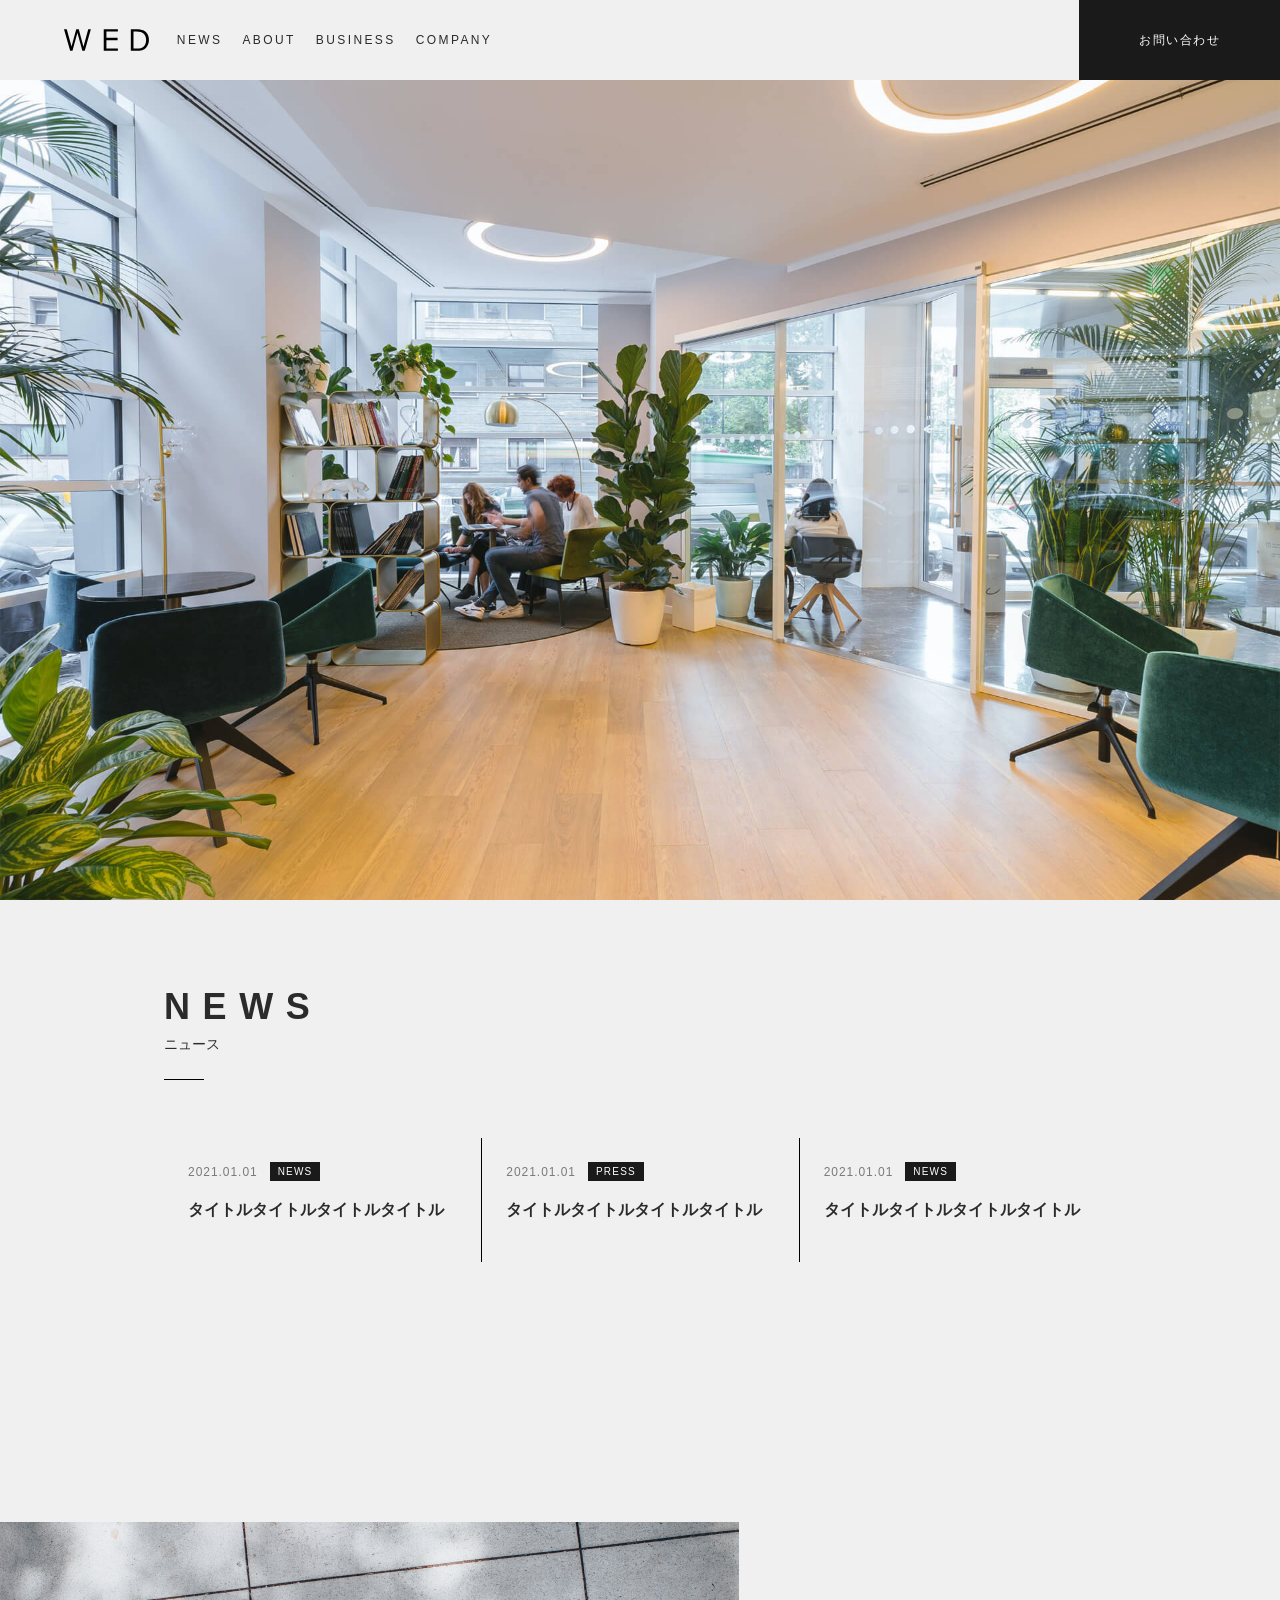
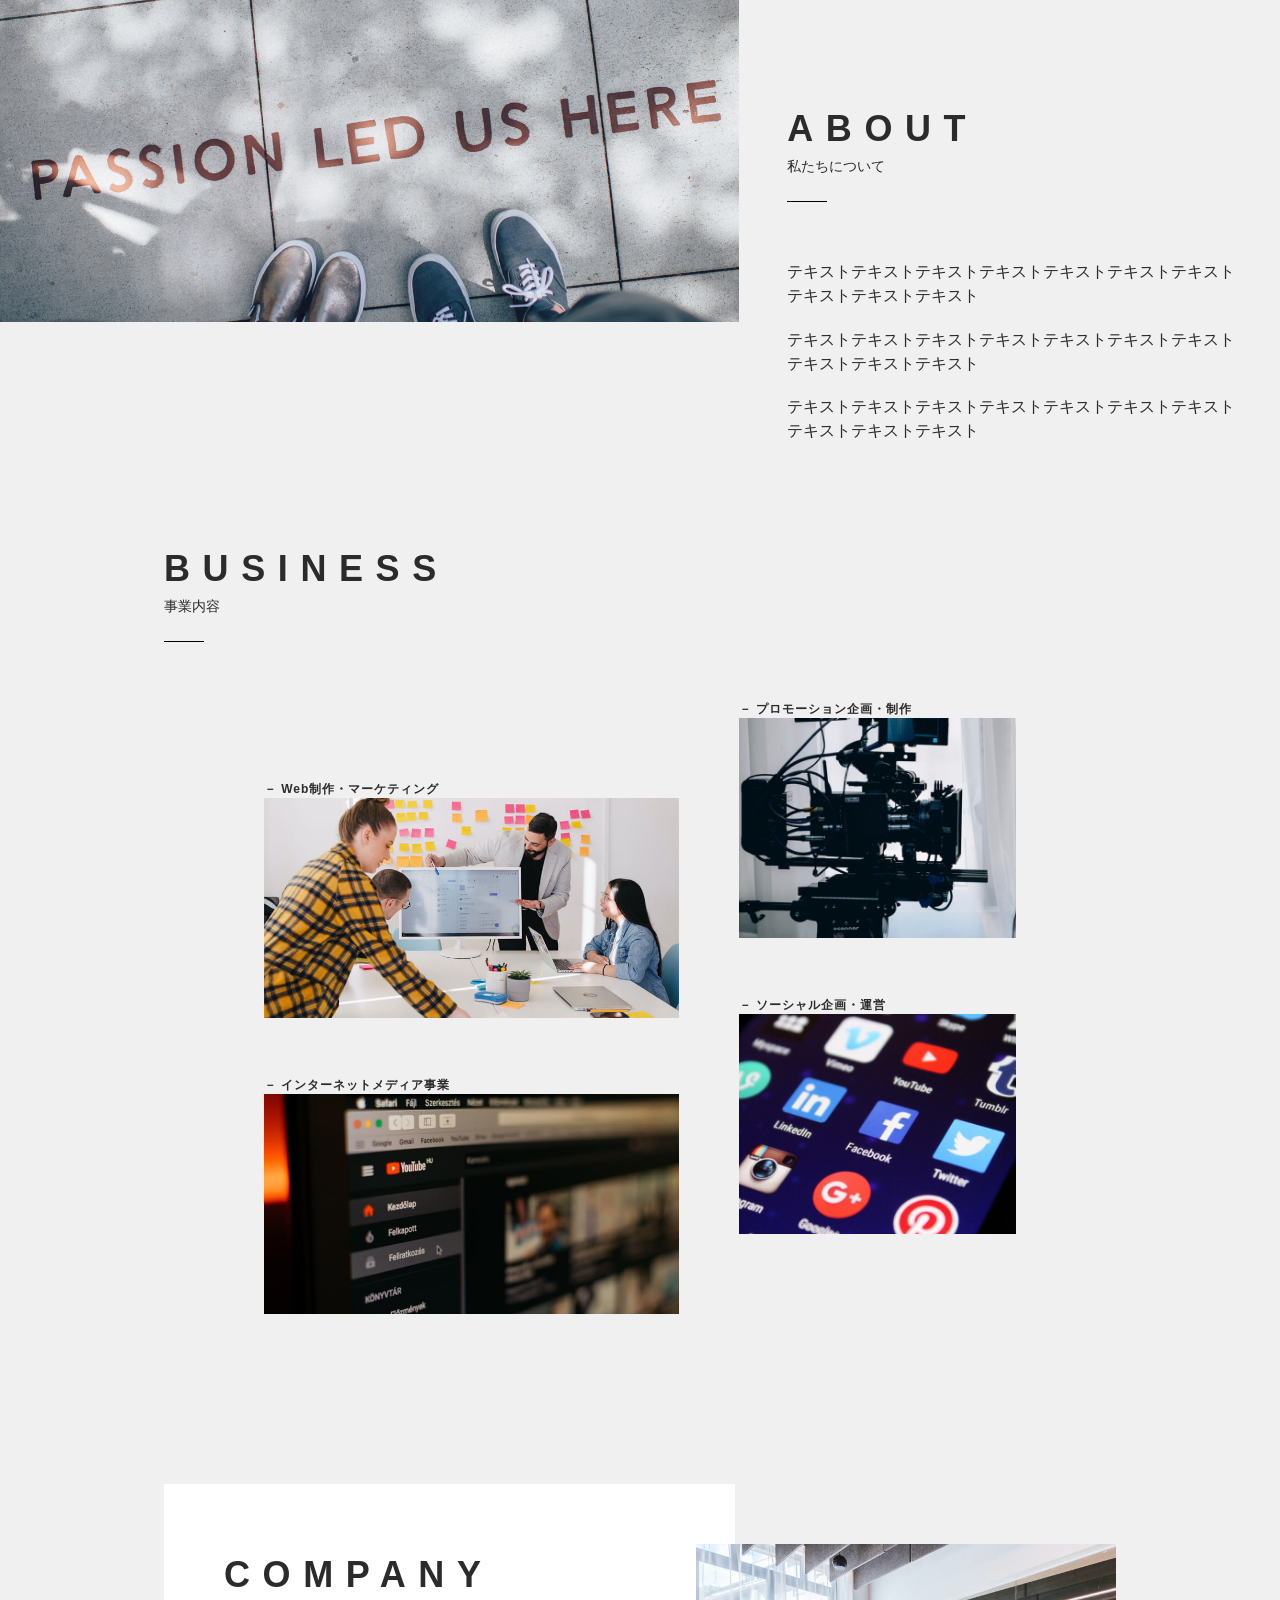
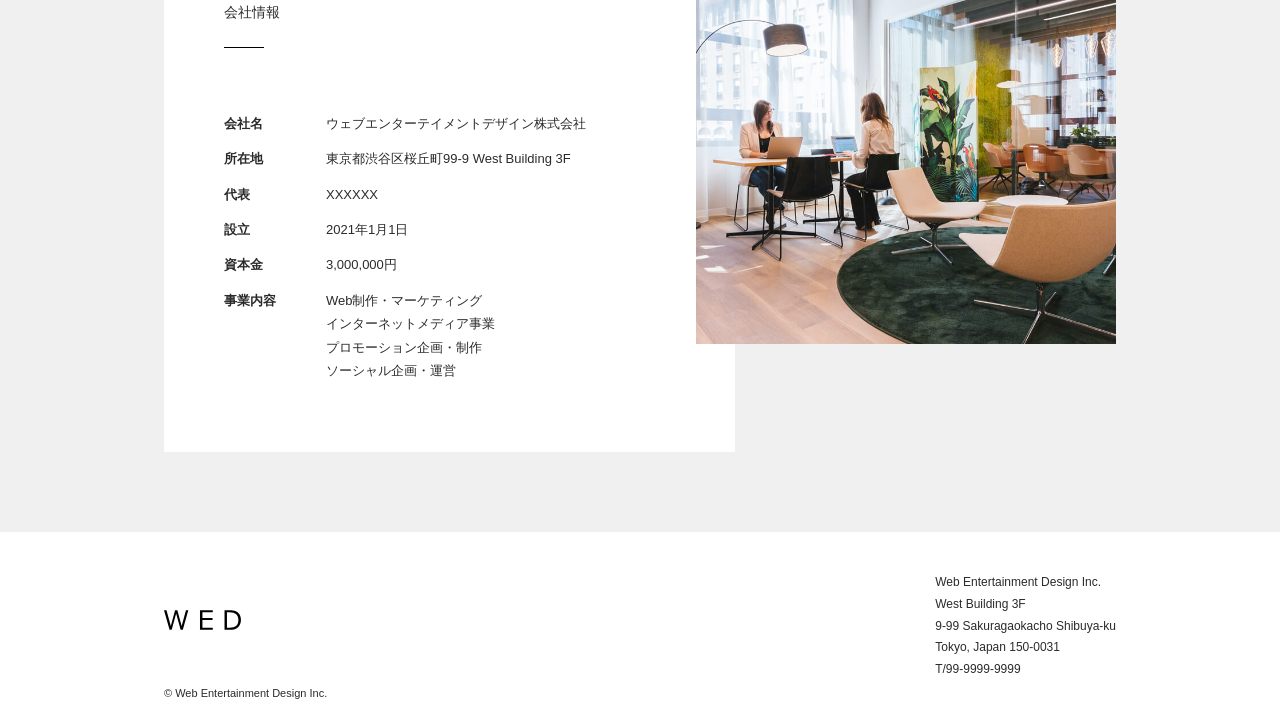
<file: index.html>
<!DOCTYPE html>
<html lang="ja">
  <head>
    <meta charset="utf-8">
    <meta name="viewport" content="width=device-width, initial-scale=1">
    <title>WED</title>
    <link rel="icon" href="images/favicon.ico">
    <link rel="stylesheet" href="css/style.css">
  </head>
  <body>
    <header class="site-header">
      <div class="site-header__inner">
        <h1 class="site-logo">
          <a href="index.html">
            <img src="images/logo.svg" alt="WED">
          </a>
        </h1>
        <nav class="site-nav">
          <ul class="site-nav__list">
            <li><a href="news.html">NEWS</a></li>
            <li><a href="#about">ABOUT</a></li>
            <li><a href="#business">BUSINESS</a></li>
            <li><a href="#company">COMPANY</a></li>
          </ul>
        </nav>
      </div>
      <a class="site-header__contact" href="#contact">お問い合わせ</a>
    </header>

    <main>
      <section class="hero">
        <div class="hero__media">
          <img src="images/mainvisual.jpg" alt="">
        </div>
      </section>

      <section id="news" class="section section--news">
        <div class="section__inner">
          <div class="section__title section__title--line">
            <p class="section__title-en">NEWS</p>
            <h2 class="section__title-ja">ニュース</h2>
          </div>
          <ul class="news">
            <li class="news__item">
              <div class="news__meta">
                <time datetime="2021-01-01">2021.01.01</time>
                <span class="news__label">NEWS</span>
              </div>
              <h3>タイトルタイトルタイトルタイトル</h3>
            </li>
            <li class="news__item">
              <div class="news__meta">
                <time datetime="2021-01-01">2021.01.01</time>
                <span class="news__label">PRESS</span>
              </div>
              <h3>タイトルタイトルタイトルタイトル</h3>
            </li>
            <li class="news__item">
              <div class="news__meta">
                <time datetime="2021-01-01">2021.01.01</time>
                <span class="news__label">NEWS</span>
              </div>
              <h3>タイトルタイトルタイトルタイトル</h3>
            </li>
          </ul>
        </div>
      </section>

      <section id="about" class="section section--about">
        <div class="about">
          <div class="about__media">
            <img src="images/about.jpg" alt="">
          </div>
          <div class="about__body">
            <div class="section__title section__title--line">
              <p class="section__title-en">ABOUT</p>
              <h2 class="section__title-ja">私たちについて</h2>
            </div>
            <p>
              テキストテキストテキストテキストテキストテキストテキストテキストテキストテキスト
            </p>
            <p>
              テキストテキストテキストテキストテキストテキストテキストテキストテキストテキスト
            </p>
            <p>
              テキストテキストテキストテキストテキストテキストテキストテキストテキストテキスト
            </p>
          </div>
        </div>
      </section>

      <section id="business" class="section section--business">
        <div class="section__inner">
          <div class="section__title section__title--line">
            <p class="section__title-en">BUSINESS</p>
            <h2 class="section__title-ja">事業内容</h2>
          </div>
          <div class="business">
            <div class="business__column">
              <figure class="business__item">
                <figcaption>Web制作・マーケティング</figcaption>
                <img src="images/business1.jpg" alt="">
              </figure>
              <figure class="business__item">
                <figcaption>インターネットメディア事業</figcaption>
                <img src="images/business2.jpg" alt="">
              </figure>
            </div>
            <div class="business__column">
              <figure class="business__item">
                <figcaption>プロモーション企画・制作</figcaption>
                <img src="images/business3.jpg" alt="">
              </figure>
              <figure class="business__item">
                <figcaption>ソーシャル企画・運営</figcaption>
                <img src="images/business4.jpg" alt="">
              </figure>
            </div>
          </div>
        </div>
      </section>

      <section id="company" class="section section--company">
        <div class="section__inner">
          <div class="company">
            <div class="company__body">
              <div class="section__title section__title--line">
                <p class="section__title-en">COMPANY</p>
                <h2 class="section__title-ja">会社情報</h2>
              </div>
              <dl class="company__info">
                <div>
                  <dt>会社名</dt>
                  <dd>ウェブエンターテイメントデザイン株式会社</dd>
                </div>
                <div>
                  <dt>所在地</dt>
                  <dd>東京都渋谷区桜丘町99-9 West Building 3F</dd>
                </div>
                <div>
                  <dt>代表</dt>
                  <dd>XXXXXX</dd>
                </div>
                <div>
                  <dt>設立</dt>
                  <dd>2021年1月1日</dd>
                </div>
                <div>
                  <dt>資本金</dt>
                  <dd>3,000,000円</dd>
                </div>
                <div>
                  <dt>事業内容</dt>
                  <dd>
                    Web制作・マーケティング<br>
                    インターネットメディア事業<br>
                    プロモーション企画・制作<br>
                    ソーシャル企画・運営
                  </dd>
                </div>
              </dl>
            </div>
            <div class="company__media">
              <img src="images/company.jpg" alt="">
            </div>
          </div>
        </div>
      </section>
    </main>

    <footer class="site-footer" id="contact">
      <div class="site-footer__inner">
        <div class="site-footer__container">
          <div class="site-footer__brand">
            <p class="site-footer__logo">
              <img src="images/logo.svg" alt="WED">
            </p>
          </div>
          <address class="site-footer__address">
            Web Entertainment Design Inc.<br>
            West Building 3F<br>
            9-99 Sakuragaokacho Shibuya-ku<br>
            Tokyo, Japan 150-0031<br>
            T/99-9999-9999
          </address>
        </div>
        <small class="site-footer__copy">© Web Entertainment Design Inc.</small>
      </div>
    </footer>
  </body>
</html>
</file>
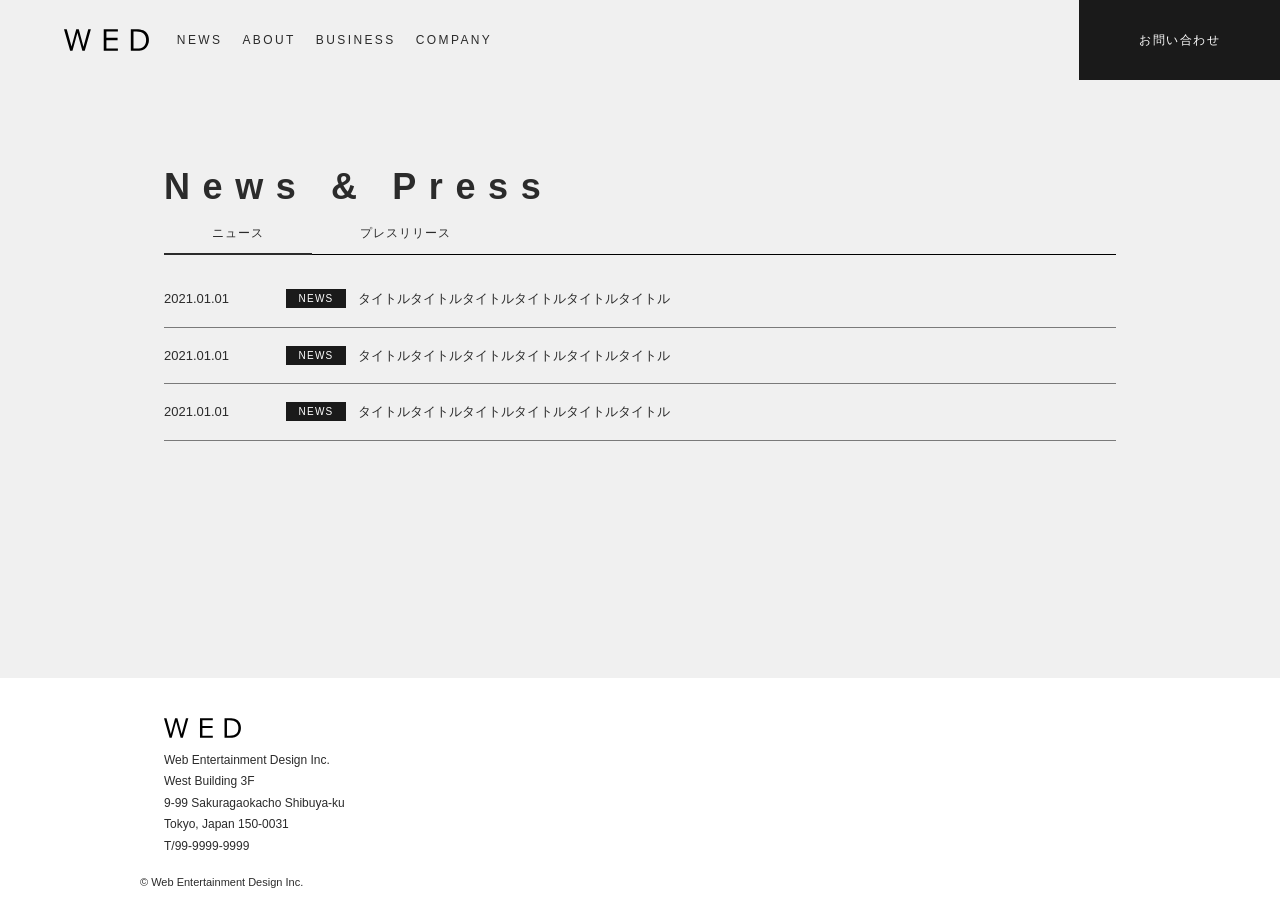
<file: news.html>
﻿<!DOCTYPE html>
<html lang="ja">
  <head>
    <meta charset="utf-8">
    <meta name="viewport" content="width=device-width, initial-scale=1">
    <title>WED</title>
    <link rel="icon" href="images/favicon.ico">
    <link rel="stylesheet" href="css/style.css">
  </head>
  <body>
    <header class="site-header">
      <div class="site-header__inner">
        <h1 class="site-logo">
          <a href="index.html">
            <img src="images/logo.svg" alt="WED">
          </a>
        </h1>
        <nav class="site-nav">
          <ul class="site-nav__list">
            <li><a href="#news">NEWS</a></li>
            <li><a href="#about">ABOUT</a></li>
            <li><a href="#business">BUSINESS</a></li>
            <li><a href="#company">COMPANY</a></li>
          </ul>
        </nav>
        <a class="site-header__contact" href="#contact">お問い合わせ</a>
      </div>
    </header>

    <main class="news-page">
      <section id="news-page" class="section section--news-page">
        <div class="section__inner">
          <div class="section__title">
            <h2 class="section__title-en">News & Press</h2>
          </div>

          <div class="news-page__tabs">
            <input id="tab-news" type="radio" name="news-tab" checked>
            <label class="news-page__tab" for="tab-news">ニュース</label>
            <input id="tab-press" type="radio" name="news-tab">
            <label class="news-page__tab" for="tab-press">プレスリリース</label>
          </div>

          <div class="news-page__lists">
            <ul class="news-page__list news-page__list--news">
              <li class="news-page__item">
                <time datetime="2021-01-01">2021.01.01</time>
                <span class="news-page__label">NEWS</span>
                <p>タイトルタイトルタイトルタイトルタイトルタイトル</p>
              </li>
              <li class="news-page__item">
                <time datetime="2021-01-01">2021.01.01</time>
                <span class="news-page__label">NEWS</span>
                <p>タイトルタイトルタイトルタイトルタイトルタイトル</p>
              </li>
              <li class="news-page__item">
                <time datetime="2021-01-01">2021.01.01</time>
                <span class="news-page__label">NEWS</span>
                <p>タイトルタイトルタイトルタイトルタイトルタイトル</p>
              </li>
            </ul>

            <ul class="news-page__list news-page__list--press">
              <li class="news-page__item">
                <time datetime="2021-01-01">2021.01.01</time>
                <span class="news-page__label">PRESS</span>
                <p>タイトルタイトルタイトルタイトルタイトルタイトル</p>
              </li>
              <li class="news-page__item">
                <time datetime="2021-01-01">2021.01.01</time>
                <span class="news-page__label">PRESS</span>
                <p>タイトルタイトルタイトルタイトルタイトルタイトル</p>
              </li>
              <li class="news-page__item">
                <time datetime="2021-01-01">2021.01.01</time>
                <span class="news-page__label">PRESS</span>
                <p>タイトルタイトルタイトルタイトルタイトルタイトル</p>
              </li>
            </ul>
          </div>
        </div>
      </section>
    </main>


    <footer class="site-footer" id="contact">
      <div class="site-footer__inner">
        <div class="site-footer__brand">
          <p class="site-footer__logo">
            <img src="images/logo.svg" alt="WED">
          </p>
        </div>
        <address class="site-footer__address">
          Web Entertainment Design Inc.<br>
          West Building 3F<br>
          9-99 Sakuragaokacho Shibuya-ku<br>
          Tokyo, Japan 150-0031<br>
          T/99-9999-9999
        </address>
      </div>
      <p class="site-footer__copy">&copy; Web Entertainment Design Inc.</p>
    </footer>

  </body>
</html>
</file>
<file: css/style.css>
@charset "UTF-8";
:root {
  --color-bg: #f0f0f0;
  --color-text: #2b2b2b;
  --color-muted: #7a7a7a;
  --color-border: #000000;
  --color-white: #ffffff;
}

*,
*::before,
*::after {
  -webkit-box-sizing: border-box;
          box-sizing: border-box;
}

html,
body {
  height: 100%;
}

body {
  margin: 0;
  font-family: "Hiragino Kaku Gothic ProN", "Hiragino Kaku Gothic Pro", "Yu Gothic", "Meiryo", sans-serif;
  color: var(--color-text);
  background: var(--color-bg);
  line-height: 1.5;
  min-height: 100vh;
  display: -webkit-box;
  display: -ms-flexbox;
  display: flex;
  -webkit-box-orient: vertical;
  -webkit-box-direction: normal;
      -ms-flex-direction: column;
          flex-direction: column;
}

main {
  -webkit-box-flex: 1;
      -ms-flex: 1;
          flex: 1;
}

img {
  display: block;
  width: 100%;
  height: auto;
}

a {
  color: inherit;
  text-decoration: none;
}

ul {
  margin: 0;
  padding: 0;
  list-style: none;
}

p {
  margin: 0 0 1.2em;
}

.site-header {
  position: relative;
  z-index: 10;
  width: 100%;
  margin: 0 auto;
}
.site-header__inner {
  max-width: 1200px;
  margin: 0 auto;
  padding: 0 24px;
  display: -webkit-box;
  display: -ms-flexbox;
  display: flex;
  -webkit-box-align: center;
      -ms-flex-align: center;
          align-items: center;
  gap: 12px;
  min-height: 80px;
  line-height: 1;
}
.site-header__contact {
  position: absolute;
  top: 0;
  right: 0;
  background: #1a1a1a;
  color: var(--color-white);
  padding: 30px 60px;
  font-size: 12px;
  letter-spacing: 0.12em;
  margin-left: auto;
  line-height: 1;
  height: 80px;
  display: -webkit-box;
  display: -ms-flexbox;
  display: flex;
  -webkit-box-align: center;
      -ms-flex-align: center;
          align-items: center;
}

.site-logo {
  margin: 0;
  height: 80px;
  display: -webkit-box;
  display: -ms-flexbox;
  display: flex;
  -webkit-box-align: center;
      -ms-flex-align: center;
          align-items: center;
}
.site-logo a {
  display: -webkit-inline-box;
  display: -ms-inline-flexbox;
  display: inline-flex;
  -webkit-box-align: center;
      -ms-flex-align: center;
          align-items: center;
  line-height: 1;
}
.site-logo img {
  height: 22px;
  width: auto;
  display: block;
}

.site-nav {
  margin-left: 16px;
  height: 80px;
  display: -webkit-box;
  display: -ms-flexbox;
  display: flex;
  -webkit-box-align: center;
      -ms-flex-align: center;
          align-items: center;
}
.site-nav__list {
  display: -webkit-box;
  display: -ms-flexbox;
  display: flex;
  gap: 20px;
  font-size: 12px;
  letter-spacing: 0.2em;
  line-height: 1;
}

.hero {
  width: 100%;
  height: calc(100vh - 80px);
}
.hero__media {
  height: 100%;
}
.hero__media img {
  height: 100%;
  -o-object-fit: cover;
     object-fit: cover;
}

.section {
  padding: 80px 0;
}
.section__inner {
  max-width: 1000px;
  margin: 0 auto;
  padding: 0 24px;
}
.section--about {
  padding: 0;
  margin-top: 180px;
}

.about {
  display: grid;
  grid-template-columns: 6fr 4fr;
  -webkit-column-gap: 48px;
     -moz-column-gap: 48px;
          column-gap: 48px;
  -webkit-box-align: start;
      -ms-flex-align: start;
          align-items: start;
}
.about__media {
  -ms-flex-item-align: start;
      align-self: start;
}
.about__media img {
  height: 400px;
  -o-object-fit: cover;
     object-fit: cover;
}
.about__body {
  padding: 180px 40px 0 0;
  margin-top: 0;
  -ms-flex-item-align: start;
      align-self: start;
}

.business {
  display: grid;
  padding: 0 100px;
  grid-template-columns: 6fr 4fr;
  -webkit-column-gap: 60px;
     -moz-column-gap: 60px;
          column-gap: 60px;
  row-gap: 40px;
}
.business__column {
  display: -webkit-box;
  display: -ms-flexbox;
  display: flex;
  -webkit-box-orient: vertical;
  -webkit-box-direction: normal;
      -ms-flex-direction: column;
          flex-direction: column;
  gap: 48px;
}
.business__column:first-child {
  margin-top: 80px;
}

.company {
  position: relative;
  min-height: 460px;
}
.company__body {
  width: 60%;
  background: var(--color-white);
  padding: 64px 60px;
  position: relative;
  z-index: 1;
}
.company__media {
  position: absolute;
  top: 60px;
  right: 0px;
  width: 420px;
  z-index: 2;
}
.company__media img {
  height: 400px;
  width: 100%;
  -o-object-fit: cover;
     object-fit: cover;
}

.site-footer {
  padding: 40px 0 10px;
  background: var(--color-white);
}
.site-footer__inner {
  max-width: 1000px;
  margin: 0 auto;
  padding: 0 24px;
}
.site-footer__container {
  display: -webkit-box;
  display: -ms-flexbox;
  display: flex;
  -webkit-box-align: center;
      -ms-flex-align: center;
          align-items: center;
  -webkit-box-pack: justify;
      -ms-flex-pack: justify;
          justify-content: space-between;
  gap: 40px;
}
.site-footer__logo {
  margin: 0 0 12px;
}
.site-footer__logo img {
  height: 20px;
  width: auto;
  display: block;
}
.site-footer__address {
  font-style: normal;
  font-size: 12px;
  color: var(--color-text);
  margin: 0;
  line-height: 1.8;
}
.site-footer__copy {
  font-size: 11px;
  margin: 16px auto 0;
  max-width: 1000px;
}

.section__title {
  margin: 0 0 10px;
}
.section__title-en {
  margin: 0;
  font-size: 36px;
  letter-spacing: 0.35em;
  font-weight: 700;
}
.section__title-ja {
  margin: 0;
  font-size: 14px;
  font-weight: 500;
}
.section__title--line {
  text-align: left;
  margin-bottom: 40px;
  position: relative;
  padding-bottom: 18px;
}
.section__title--line::after {
  content: "";
  display: block;
  width: 40px;
  height: 1px;
  background: var(--color-border);
  margin-top: 24px;
}

.news {
  display: -webkit-box;
  display: -ms-flexbox;
  display: flex;
  gap: 0;
}
.news__item {
  -webkit-box-flex: 1;
      -ms-flex: 1 1 33.33%;
          flex: 1 1 33.33%;
  padding: 24px;
  border-left: 1px solid var(--color-border);
  font-size: 14px;
}
.news__item:first-child {
  border-left: none;
}
.news__item p {
  margin: 0;
}
.news__meta {
  display: -webkit-box;
  display: -ms-flexbox;
  display: flex;
  -webkit-box-align: center;
      -ms-flex-align: center;
          align-items: center;
  gap: 12px;
  margin-bottom: 12px;
  font-size: 12px;
  letter-spacing: 0.08em;
  color: var(--color-muted);
}
.news__label {
  background: #1a1a1a;
  color: var(--color-white);
  font-size: 10px;
  padding: 2px 8px;
  letter-spacing: 0.12em;
}

.business__item {
  margin: 0;
}
.business__item img {
  height: 220px;
  -o-object-fit: cover;
     object-fit: cover;
  margin-bottom: 10px;
}
.business__item figcaption {
  font-size: 12px;
  letter-spacing: 0.08em;
  font-weight: bold;
}
.business__item figcaption::before {
  content: "－ ";
}

.company__info {
  margin: 0;
}
.company__info div {
  display: grid;
  grid-template-columns: 90px 1fr;
  gap: 12px;
  padding: 6px 0;
  border-bottom: none;
  font-size: 13px;
  line-height: 1.8;
}
.company__info div:last-child {
  border-bottom: none;
}
.company__info dt {
  font-weight: 600;
}
.company__info dd {
  margin: 0;
}

.news-page__tabs {
  display: -webkit-box;
  display: -ms-flexbox;
  display: flex;
  border-bottom: 1px solid var(--color-border);
  margin-bottom: 0;
  padding-bottom: 0;
  width: 100%;
  max-width: 1000px;
}
.news-page__tab {
  font-size: 12px;
  letter-spacing: 0.08em;
  cursor: pointer;
  display: inline-block;
  padding: 0 48px 12px;
  position: relative;
}
.news-page__lists {
  margin: 0;
  padding: 16px 0 0;
  list-style: none;
}
.news-page__list {
  margin: 0;
  padding: 0;
  list-style: none;
}
.news-page__item {
  display: grid;
  grid-template-columns: 110px 60px 1fr;
  gap: 12px;
  padding: 18px 0;
  border-bottom: 1px solid var(--color-muted);
  font-size: 13px;
  -webkit-box-align: center;
      -ms-flex-align: center;
          align-items: center;
}
.news-page__item p {
  margin: 0;
}
.news-page__label {
  background: #1a1a1a;
  color: var(--color-white);
  font-size: 10px;
  padding: 2px 8px;
  letter-spacing: 0.12em;
  text-align: center;
}
.news-page input[type=radio] {
  position: absolute;
  opacity: 0;
  pointer-events: none;
}
.news-page #tab-news:checked ~ .news-page__tab[for=tab-news]::after,
.news-page #tab-press:checked ~ .news-page__tab[for=tab-press]::after {
  content: "";
  position: absolute;
  left: 0;
  right: 0;
  bottom: -1px;
  height: 2px;
  background: var(--color-text);
}
.news-page__list--press {
  display: none;
}

.news-page:has(#tab-press:checked) .news-page__list--news {
  display: none;
}
.news-page:has(#tab-press:checked) .news-page__list--press {
  display: block;
}

@media (max-width: 900px) {
  .site-header__inner {
    padding: 8px 16px;
    -ms-flex-wrap: wrap;
        flex-wrap: wrap;
    gap: 8px 12px;
  }
  .site-header__contact {
    display: none;
  }
  .site-logo {
    margin-left: 0;
  }
  .site-nav {
    width: 100%;
    margin-left: 0;
  }
  .site-nav__list {
    -ms-flex-wrap: wrap;
        flex-wrap: wrap;
    -webkit-box-pack: start;
        -ms-flex-pack: start;
            justify-content: flex-start;
    gap: 8px 16px;
    font-size: 11px;
  }
  .hero__media {
    height: 360px;
  }
  .hero__media img {
    height: 360px;
  }
  .section {
    padding: 48px 0;
  }
  .section__title {
    margin-bottom: 24px;
  }
  .section__title-en {
    font-size: 28px;
  }
  .section__title--line {
    margin-bottom: 24px;
    padding-bottom: 18px;
  }
  .section--about {
    margin-top: 0;
  }
  .about {
    display: -webkit-box;
    display: -ms-flexbox;
    display: flex;
    -webkit-box-orient: vertical;
    -webkit-box-direction: normal;
        -ms-flex-direction: column;
            flex-direction: column;
    gap: 0;
  }
  .about__body {
    padding: 32px 16px 0;
  }
  .business {
    display: -webkit-box;
    display: -ms-flexbox;
    display: flex;
    -webkit-box-orient: vertical;
    -webkit-box-direction: normal;
        -ms-flex-direction: column;
            flex-direction: column;
  }
  .business__column {
    gap: 24px;
    margin-top: 0;
  }
  .business__column:first-child {
    margin-top: 0;
  }
  .business__item img {
    height: 180px;
  }
  .company {
    min-height: auto;
  }
  .company__body {
    width: 100%;
    padding: 32px 20px;
  }
  .company__media {
    position: static;
    width: 100%;
    margin-top: 24px;
  }
  .company__info div {
    grid-template-columns: 80px 1fr;
  }
  .news {
    -webkit-box-orient: vertical;
    -webkit-box-direction: normal;
        -ms-flex-direction: column;
            flex-direction: column;
  }
  .news__item {
    border-left: none;
    padding: 16px;
  }
  .news-page__item {
    grid-template-columns: 90px 50px 1fr;
    gap: 10px;
    font-size: 12px;
  }
  .news-page__tab {
    -webkit-box-flex: 1;
        -ms-flex: 1;
            flex: 1;
    text-align: center;
    padding: 0 0 12px;
  }
  .news-page__label {
    font-size: 9px;
    padding: 2px 6px;
  }
  .news-page__lists {
    padding-top: 12px;
  }
  .site-footer {
    padding-top: 40px;
  }
  .site-footer__inner {
    -webkit-box-orient: vertical;
    -webkit-box-direction: normal;
        -ms-flex-direction: column;
            flex-direction: column;
    gap: 20px;
  }
}/*# sourceMappingURL=style.css.map */
</file>
